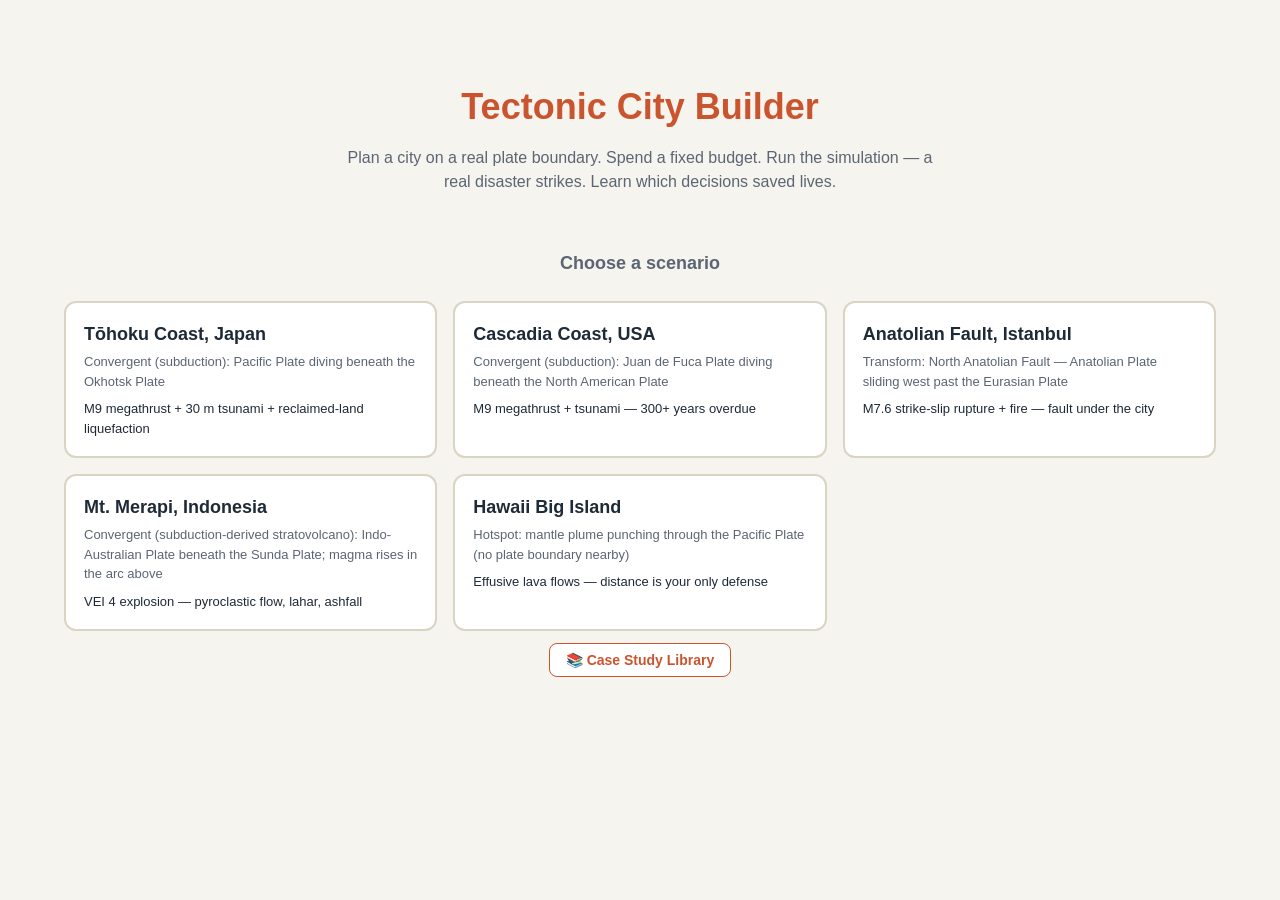
<file: v2/index.html>
<!DOCTYPE html>
<html lang="en">
<head>
  <meta charset="UTF-8">
  <meta name="viewport" content="width=device-width, initial-scale=1.0">
  <title>Tectonic City Builder v2 — Earth & Environmental Science</title>
  <link rel="stylesheet" href="styles.css">
</head>
<body>

<!-- ═══════════════════════════════════════════════ -->
<!-- SCREEN 1: TITLE / SCENARIO PICKER              -->
<!-- ═══════════════════════════════════════════════ -->
<div id="screen-title" class="screen active">
  <div class="title-hero">
    <h1>Tectonic City Builder</h1>
    <p>Plan a city on a real plate boundary. Spend a fixed budget. Run the simulation — a real disaster strikes. Learn which decisions saved lives.</p>
  </div>
  <h2 style="text-align:center; font-size: 18px; color: var(--muted); margin-bottom: 12px;">Choose a scenario</h2>
  <div class="scenario-grid" id="scenario-picker">
    <!-- populated by game.js -->
  </div>
  <div class="title-actions">
    <button class="btn-library" id="open-library">📚 Case Study Library</button>
  </div>
</div>

<!-- ═══════════════════════════════════════════════ -->
<!-- SCREEN 6: CASE STUDY LIBRARY (Phase D)        -->
<!-- ═══════════════════════════════════════════════ -->
<div id="screen-library" class="screen">
  <div class="screen-header">
    <h1>Case Study Library</h1>
    <p>Nine real-world events catalogued. Each entry includes what happened, what engineering or its absence mattered, primary sources, and the NGSS standards it most strongly supports. Click any card to expand.</p>
  </div>
  <div class="cs-grid" id="cs-library-grid"><!-- populated by game.js --></div>
  <div class="library-back">
    <button class="btn btn-secondary" id="library-back">← Back to title</button>
  </div>
</div>

<!-- ═══════════════════════════════════════════════ -->
<!-- SCREEN 2: BRIEFING                             -->
<!-- ═══════════════════════════════════════════════ -->
<div id="screen-briefing" class="screen">
  <div class="briefing" id="briefing-content">
    <!-- populated by game.js -->
  </div>
</div>

<!-- ═══════════════════════════════════════════════ -->
<!-- SCREEN 3: BUILD                                -->
<!-- ═══════════════════════════════════════════════ -->
<div id="screen-build" class="screen">
  <div class="build-layout">
    <div class="build-main">
      <div class="build-header">
        <h2 id="build-title">Build your city</h2>
        <div class="scenario-sub" id="build-subtitle">—</div>
      </div>
      <div id="disaster-banner-inline" class="disaster-banner-inline">⚠️ DISASTER INCOMING ⚠️</div>
      <div class="grid-wrap">
        <div class="grid" id="grid"></div>
      </div>
    </div>
    <div class="build-side">
      <div class="budget-card">
        <div class="budget-label">Budget remaining</div>
        <div class="budget-value" id="budget-value">$0</div>
      </div>
      <div class="palette">
        <h3>Buildings</h3>
        <div class="palette-list" id="palette-buildings"></div>
      </div>
      <div class="palette">
        <h3>Engineering Tech</h3>
        <p style="font-size:11px;color:var(--muted);margin-bottom:6px;">Click a tile with a building first, then a tech to install it.</p>
        <div class="palette-list" id="palette-tech"></div>
      </div>
      <div class="palette-info" id="palette-info">Select a building or tech, then click a tile to place.</div>
      <button class="run-button" id="run-button">▶ Run Simulation</button>
      <button class="btn btn-secondary" id="back-to-picker" style="margin-top: 8px;">← Back to scenarios</button>
    </div>
  </div>
</div>

<!-- ═══════════════════════════════════════════════ -->
<!-- SCREEN 4: DISASTER BANNER                      -->
<!-- ═══════════════════════════════════════════════ -->
<div id="screen-disaster" class="screen">
  <div class="disaster-banner" id="disaster-banner">⚠️ DISASTER INCOMING ⚠️</div>
</div>

<!-- ═══════════════════════════════════════════════ -->
<!-- SCREEN 5: DEBRIEF                              -->
<!-- ═══════════════════════════════════════════════ -->
<div id="screen-debrief" class="screen">
  <div class="debrief" id="debrief-content">
    <!-- populated by game.js -->
  </div>
</div>

<!-- Hover popover for tech demos (Phase B) -->
<div id="tech-demo-popover" class="tech-demo-popover" aria-hidden="true"></div>

<!-- Scripts: data first, sprites, game logic last -->
<script src="scenarios.js"></script>
<script src="tech.js"></script>
<script src="case-studies.js"></script>
<script src="sprites.js"></script>
<script src="game.js"></script>

</body>
</html>
</file>
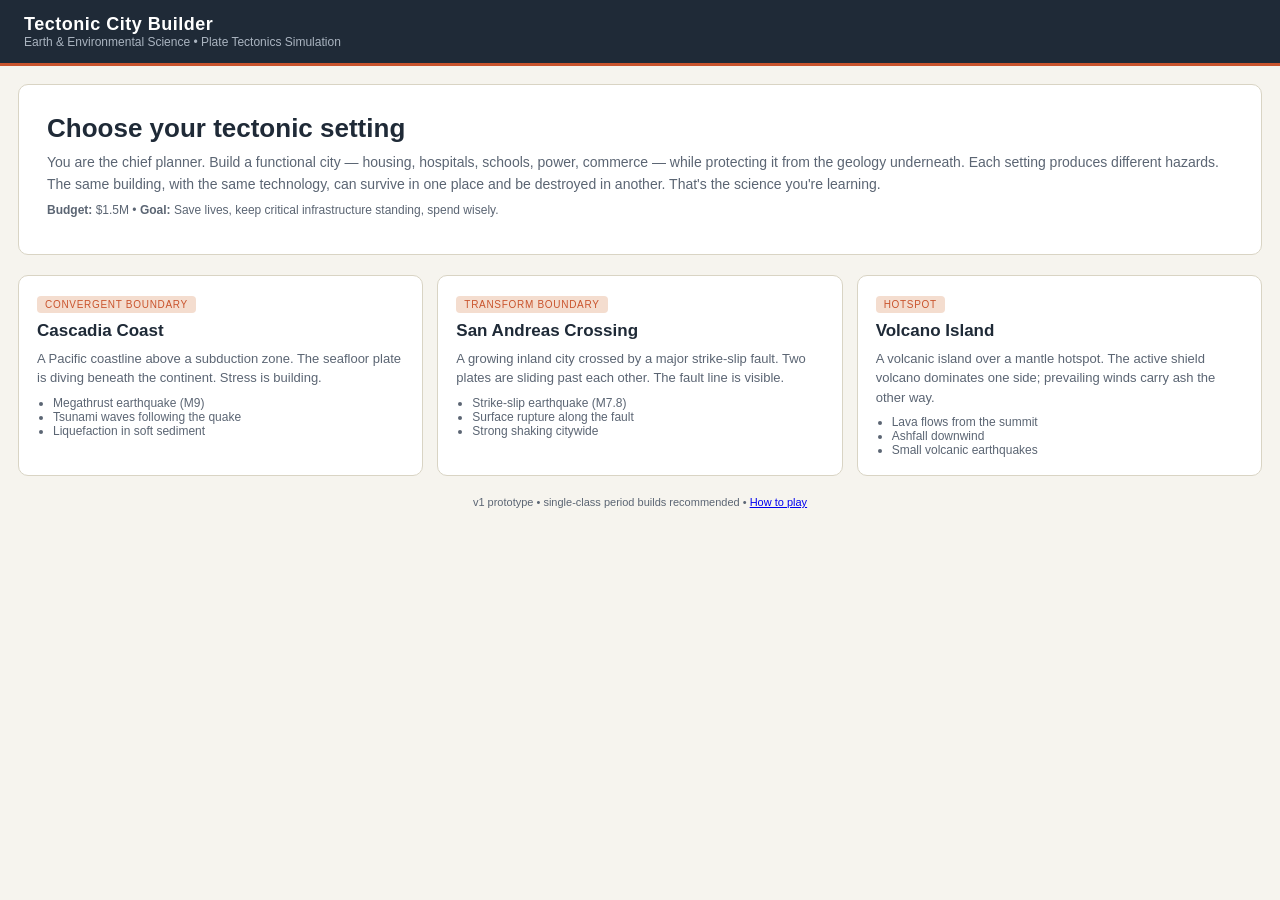
<file: tectonic-city-builder.html>
<!DOCTYPE html>
<html lang="en">
<head>
<meta charset="UTF-8" />
<meta name="viewport" content="width=device-width, initial-scale=1.0" />
<title>Tectonic City Builder — Earth & Environmental Science</title>
<style>
  :root {
    --bg: #f6f4ee;
    --ink: #1f2a37;
    --muted: #5b6573;
    --card: #ffffff;
    --line: #d9d4c4;
    --accent: #c9542d;
    --accent-soft: #f4ddcf;
    --ok: #2e7d4f;
    --warn: #c9882d;
    --bad: #b3261e;
    --tile: #e9e4d3;
    --tile-bedrock: #d6cdb0;
    --tile-fill: #ddd0a0;
    --tile-coast: #c6dbe2;
    --tile-ocean: #6f9bb0;
    --tile-fault: #b3826b;
    --tile-lava-hi: #d97a4b;
    --tile-lava-med: #e5b08c;
    --tile-ash: #b9b09d;
    --tile-volcano: #5b3a2b;
  }
  * { box-sizing: border-box; }
  html, body { margin: 0; padding: 0; }
  body {
    font-family: 'Segoe UI', -apple-system, BlinkMacSystemFont, 'Helvetica Neue', Arial, sans-serif;
    background: var(--bg);
    color: var(--ink);
    min-height: 100vh;
  }
  header.app-header {
    padding: 14px 24px;
    background: #1f2a37;
    color: #fff;
    display: flex;
    align-items: center;
    justify-content: space-between;
    border-bottom: 3px solid var(--accent);
  }
  header.app-header h1 {
    margin: 0;
    font-size: 18px;
    letter-spacing: 0.5px;
    font-weight: 600;
  }
  header.app-header .subtitle { font-size: 12px; color: #aab4c0; }
  main { max-width: 1280px; margin: 0 auto; padding: 18px; }

  /* Screens */
  .screen { display: none; }
  .screen.active { display: block; }

  /* Title screen */
  .title-hero {
    background: var(--card);
    border: 1px solid var(--line);
    border-radius: 10px;
    padding: 28px;
    margin-bottom: 20px;
  }
  .title-hero h2 { margin: 0 0 8px 0; font-size: 26px; }
  .title-hero p { margin: 6px 0; color: var(--muted); font-size: 14px; line-height: 1.55; }
  .scenario-grid {
    display: grid;
    grid-template-columns: repeat(3, 1fr);
    gap: 14px;
  }
  .scenario-card {
    background: var(--card);
    border: 1px solid var(--line);
    border-radius: 10px;
    padding: 18px;
    cursor: pointer;
    transition: transform 0.15s, border-color 0.15s, box-shadow 0.15s;
  }
  .scenario-card:hover {
    transform: translateY(-2px);
    border-color: var(--accent);
    box-shadow: 0 6px 18px rgba(31, 42, 55, 0.08);
  }
  .scenario-card h3 { margin: 0 0 6px 0; font-size: 17px; }
  .scenario-card .tag {
    display: inline-block;
    font-size: 10px;
    text-transform: uppercase;
    letter-spacing: 0.7px;
    background: var(--accent-soft);
    color: var(--accent);
    padding: 3px 8px;
    border-radius: 4px;
    margin-bottom: 8px;
  }
  .scenario-card p { font-size: 13px; color: var(--muted); line-height: 1.5; margin: 8px 0; }
  .scenario-card ul { font-size: 12px; color: var(--muted); padding-left: 16px; margin: 6px 0 0 0; }

  /* Briefing */
  .briefing {
    background: var(--card);
    border: 1px solid var(--line);
    border-radius: 10px;
    padding: 22px;
    margin-bottom: 16px;
  }
  .briefing h2 { margin: 0 0 4px 0; }
  .briefing .geology-note {
    background: #fbf7ec;
    border-left: 3px solid var(--accent);
    padding: 10px 14px;
    margin: 12px 0;
    font-size: 13px;
    line-height: 1.55;
  }
  .briefing .hazards {
    display: grid;
    grid-template-columns: repeat(3, 1fr);
    gap: 10px;
    margin-top: 14px;
  }
  .hazard-chip {
    background: #fbf2ec;
    border: 1px solid var(--accent-soft);
    border-radius: 6px;
    padding: 8px 10px;
    font-size: 12px;
  }
  .hazard-chip strong { color: var(--accent); display: block; margin-bottom: 2px; }

  /* Build screen layout */
  .build-layout {
    display: grid;
    grid-template-columns: 260px 1fr 280px;
    gap: 14px;
  }
  .panel {
    background: var(--card);
    border: 1px solid var(--line);
    border-radius: 10px;
    padding: 14px;
  }
  .panel h3 {
    margin: 0 0 10px 0;
    font-size: 13px;
    text-transform: uppercase;
    letter-spacing: 0.6px;
    color: var(--muted);
    border-bottom: 1px solid var(--line);
    padding-bottom: 6px;
  }
  .palette-item {
    display: flex;
    align-items: center;
    gap: 10px;
    padding: 8px 10px;
    border: 1px solid var(--line);
    border-radius: 6px;
    margin-bottom: 6px;
    cursor: pointer;
    background: #fdfcf6;
    transition: all 0.1s;
  }
  .palette-item:hover { border-color: var(--accent); }
  .palette-item.selected {
    background: var(--accent-soft);
    border-color: var(--accent);
  }
  .palette-item.disabled {
    opacity: 0.4;
    cursor: not-allowed;
  }
  .palette-item .icon { font-size: 22px; line-height: 1; }
  .palette-item .meta { flex: 1; }
  .palette-item .name { font-weight: 600; font-size: 13px; }
  .palette-item .desc { font-size: 11px; color: var(--muted); }
  .palette-item .cost { font-size: 11px; color: var(--accent); font-weight: 600; }

  /* HUD */
  .hud {
    display: flex;
    justify-content: space-between;
    align-items: center;
    background: var(--card);
    border: 1px solid var(--line);
    border-radius: 10px;
    padding: 10px 16px;
    margin-bottom: 12px;
  }
  .hud-stat { font-size: 13px; }
  .hud-stat strong { display: block; font-size: 18px; color: var(--ink); }
  .hud-stat .label { font-size: 10px; text-transform: uppercase; letter-spacing: 0.5px; color: var(--muted); }
  .hud-actions { display: flex; gap: 8px; }
  button {
    cursor: pointer;
    border: none;
    border-radius: 6px;
    padding: 10px 16px;
    font-size: 13px;
    font-weight: 600;
    font-family: inherit;
  }
  button.primary {
    background: var(--accent);
    color: white;
  }
  button.primary:hover { background: #a3441f; }
  button.primary:disabled { background: #bbb; cursor: not-allowed; }
  button.secondary {
    background: #e9e4d3;
    color: var(--ink);
  }
  button.secondary:hover { background: #ddd6bf; }
  button.ghost {
    background: transparent;
    color: var(--muted);
    text-decoration: underline;
  }

  /* Grid */
  .grid-wrap {
    background: var(--card);
    border: 1px solid var(--line);
    border-radius: 10px;
    padding: 14px;
  }
  .grid-canvas {
    display: grid;
    gap: 2px;
    background: var(--line);
    border-radius: 6px;
    overflow: hidden;
    aspect-ratio: 8 / 6;
    user-select: none;
  }
  .tile {
    background: var(--tile);
    display: flex;
    flex-direction: column;
    align-items: center;
    justify-content: center;
    position: relative;
    cursor: pointer;
    transition: filter 0.1s;
    font-size: 24px;
    line-height: 1;
  }
  .tile:hover { filter: brightness(1.05); }
  .tile[data-zone="ocean"] { background: var(--tile-ocean); cursor: not-allowed; }
  .tile[data-zone="coastal"] { background: var(--tile-coast); }
  .tile[data-zone="fill"] { background: var(--tile-fill); }
  .tile[data-zone="bedrock"] { background: var(--tile-bedrock); }
  .tile[data-zone="fault"] { background: var(--tile-fault); }
  .tile[data-zone="lava-high"] { background: var(--tile-lava-hi); }
  .tile[data-zone="lava-med"] { background: var(--tile-lava-med); }
  .tile[data-zone="ash"] { background: var(--tile-ash); }
  .tile[data-zone="volcano"] { background: var(--tile-volcano); cursor: not-allowed; color: white; }
  .tile.selected { outline: 3px solid var(--accent); outline-offset: -3px; z-index: 2; }
  .tile .building-icon { font-size: 26px; }
  .tile .tech-dot {
    position: absolute;
    bottom: 2px;
    left: 2px;
    display: flex;
    gap: 1px;
  }
  .tile .tech-dot span {
    width: 6px;
    height: 6px;
    background: var(--ink);
    border-radius: 50%;
    display: inline-block;
  }
  .tile .zone-label {
    position: absolute;
    top: 2px;
    left: 3px;
    font-size: 8px;
    color: rgba(31,42,55,0.6);
    text-transform: uppercase;
    letter-spacing: 0.3px;
    pointer-events: none;
  }
  .tile[data-zone="ocean"] .zone-label,
  .tile[data-zone="volcano"] .zone-label { color: rgba(255,255,255,0.85); }

  /* Legend */
  .legend {
    display: flex;
    flex-wrap: wrap;
    gap: 8px;
    margin-top: 10px;
    font-size: 11px;
    color: var(--muted);
  }
  .legend .legend-item {
    display: flex;
    align-items: center;
    gap: 4px;
  }
  .legend .swatch {
    width: 14px;
    height: 14px;
    border-radius: 3px;
    border: 1px solid rgba(0,0,0,0.1);
  }

  /* Tile inspector */
  .inspector {
    margin-top: 12px;
    padding: 10px;
    border: 1px dashed var(--line);
    border-radius: 6px;
    background: #fbf9f1;
    min-height: 60px;
  }
  .inspector h4 { margin: 0 0 6px 0; font-size: 13px; }
  .inspector .hazard-bars { font-size: 11px; }
  .inspector .hazard-bar {
    display: grid;
    grid-template-columns: 90px 1fr 30px;
    align-items: center;
    gap: 6px;
    margin: 3px 0;
  }
  .inspector .hazard-bar .bar {
    height: 8px;
    background: #e9e4d3;
    border-radius: 4px;
    overflow: hidden;
  }
  .inspector .hazard-bar .bar > div {
    height: 100%;
    background: var(--accent);
  }
  .inspector .tech-list {
    margin-top: 6px;
    font-size: 11px;
    color: var(--muted);
  }
  .inspector .tech-list span {
    display: inline-block;
    background: var(--accent-soft);
    color: var(--accent);
    padding: 2px 6px;
    border-radius: 3px;
    margin: 2px 2px 0 0;
    font-size: 10px;
  }
  .inspector .remove-btn {
    margin-top: 8px;
    font-size: 11px;
    background: #fbe3e1;
    color: var(--bad);
    padding: 4px 8px;
    border-radius: 4px;
    cursor: pointer;
    display: inline-block;
  }

  /* Debrief */
  .debrief-grid {
    display: grid;
    grid-template-columns: 1fr 1fr;
    gap: 16px;
  }
  .score-big {
    font-size: 84px;
    font-weight: 700;
    color: var(--accent);
    line-height: 1;
    margin: 10px 0;
  }
  .score-meta {
    font-size: 14px;
    color: var(--muted);
  }
  .breakdown {
    margin-top: 16px;
  }
  .breakdown-row {
    display: grid;
    grid-template-columns: 1fr 80px;
    padding: 6px 0;
    border-bottom: 1px dashed var(--line);
    font-size: 13px;
  }
  .building-survival-list {
    max-height: 320px;
    overflow-y: auto;
  }
  .survival-row {
    display: grid;
    grid-template-columns: 40px 1fr 90px;
    padding: 8px 4px;
    border-bottom: 1px solid var(--line);
    font-size: 12px;
    align-items: center;
  }
  .survival-row .status {
    text-align: right;
    font-weight: 600;
  }
  .status-intact { color: var(--ok); }
  .status-damaged { color: var(--warn); }
  .status-destroyed { color: var(--bad); }
  .lesson-panel {
    background: #fbf7ec;
    border-left: 3px solid var(--accent);
    padding: 14px 16px;
    margin-top: 16px;
    border-radius: 4px;
    font-size: 13px;
    line-height: 1.55;
  }
  .lesson-panel h4 { margin: 0 0 6px 0; color: var(--accent); }

  /* Disaster overlay */
  .disaster-overlay {
    position: fixed;
    inset: 0;
    background: rgba(0,0,0,0.7);
    color: white;
    display: none;
    align-items: center;
    justify-content: center;
    z-index: 100;
    font-size: 32px;
    font-weight: 700;
    letter-spacing: 1px;
    text-align: center;
  }
  .disaster-overlay.active { display: flex; }
  .disaster-overlay .shake { animation: shake 0.12s infinite; }
  @keyframes shake {
    0% { transform: translate(0, 0); }
    25% { transform: translate(-3px, 2px); }
    50% { transform: translate(2px, -2px); }
    75% { transform: translate(-2px, 3px); }
    100% { transform: translate(0, 0); }
  }

  .footer-row { text-align: center; margin-top: 20px; font-size: 11px; color: var(--muted); }

  @media (max-width: 980px) {
    .build-layout { grid-template-columns: 1fr; }
    .scenario-grid { grid-template-columns: 1fr; }
    .debrief-grid { grid-template-columns: 1fr; }
  }
</style>
</head>
<body>

<header class="app-header">
  <div>
    <h1>Tectonic City Builder</h1>
    <div class="subtitle">Earth &amp; Environmental Science • Plate Tectonics Simulation</div>
  </div>
  <div id="header-scenario" style="font-size: 12px; color: #aab4c0;"></div>
</header>

<main>

<!-- ===== SCREEN: TITLE ===== -->
<section id="screen-title" class="screen active">
  <div class="title-hero">
    <h2>Choose your tectonic setting</h2>
    <p>You are the chief planner. Build a functional city — housing, hospitals, schools, power, commerce — while protecting it from the geology underneath. Each setting produces different hazards. The same building, with the same technology, can survive in one place and be destroyed in another. That's the science you're learning.</p>
    <p style="font-size: 12px;"><strong>Budget:</strong> $1.5M • <strong>Goal:</strong> Save lives, keep critical infrastructure standing, spend wisely.</p>
  </div>
  <div class="scenario-grid">
    <div class="scenario-card" onclick="startScenario('cascadia')">
      <span class="tag">Convergent Boundary</span>
      <h3>Cascadia Coast</h3>
      <p>A Pacific coastline above a subduction zone. The seafloor plate is diving beneath the continent. Stress is building.</p>
      <ul>
        <li>Megathrust earthquake (M9)</li>
        <li>Tsunami waves following the quake</li>
        <li>Liquefaction in soft sediment</li>
      </ul>
    </div>
    <div class="scenario-card" onclick="startScenario('sanandreas')">
      <span class="tag">Transform Boundary</span>
      <h3>San Andreas Crossing</h3>
      <p>A growing inland city crossed by a major strike-slip fault. Two plates are sliding past each other. The fault line is visible.</p>
      <ul>
        <li>Strike-slip earthquake (M7.8)</li>
        <li>Surface rupture along the fault</li>
        <li>Strong shaking citywide</li>
      </ul>
    </div>
    <div class="scenario-card" onclick="startScenario('volcano')">
      <span class="tag">Hotspot</span>
      <h3>Volcano Island</h3>
      <p>A volcanic island over a mantle hotspot. The active shield volcano dominates one side; prevailing winds carry ash the other way.</p>
      <ul>
        <li>Lava flows from the summit</li>
        <li>Ashfall downwind</li>
        <li>Small volcanic earthquakes</li>
      </ul>
    </div>
  </div>
  <div class="footer-row">v1 prototype • single-class period builds recommended • <a href="#" onclick="event.preventDefault(); showHowTo();">How to play</a></div>
</section>

<!-- ===== SCREEN: BRIEFING ===== -->
<section id="screen-briefing" class="screen">
  <div class="briefing">
    <h2 id="briefing-title"></h2>
    <p id="briefing-intro" class="score-meta"></p>
    <div id="briefing-geology" class="geology-note"></div>
    <div class="hazards" id="briefing-hazards"></div>
    <div style="margin-top: 18px; display: flex; gap: 8px;">
      <button class="primary" onclick="goToBuild()">Start Building →</button>
      <button class="ghost" onclick="goToTitle()">← Back to scenario picker</button>
    </div>
  </div>
</section>

<!-- ===== SCREEN: BUILD ===== -->
<section id="screen-build" class="screen">
  <div class="hud">
    <div class="hud-stat"><span class="label">Budget Remaining</span><strong id="hud-budget">$1,500,000</strong></div>
    <div class="hud-stat"><span class="label">Buildings Placed</span><strong id="hud-buildings">0</strong></div>
    <div class="hud-stat"><span class="label">Population Housed</span><strong id="hud-population">0</strong></div>
    <div class="hud-stat"><span class="label">Critical Infrastructure</span><strong id="hud-critical">0/3</strong></div>
    <div class="hud-actions">
      <button class="secondary" onclick="resetBuild()">Reset</button>
      <button class="primary" id="btn-run" onclick="runSimulation()">Run Simulation →</button>
    </div>
  </div>

  <div class="build-layout">
    <!-- Left: Building palette -->
    <div class="panel">
      <h3>Buildings</h3>
      <div id="building-palette"></div>
      <h3 style="margin-top: 16px;">Tech Upgrades</h3>
      <div style="font-size: 11px; color: var(--muted); margin-bottom: 8px;">Click a placed building to select it, then add tech.</div>
      <div id="tech-palette"></div>
      <h3 style="margin-top: 16px;">City Systems</h3>
      <div id="city-systems"></div>
    </div>

    <!-- Center: Grid -->
    <div class="grid-wrap">
      <div id="grid-canvas" class="grid-canvas"></div>
      <div class="legend" id="legend"></div>
      <div style="margin-top: 10px; font-size: 11px; color: var(--muted);">
        <strong>Goal:</strong> place at least <span id="goal-text">1 hospital, 1 school, 1 power plant, and housing</span>. Then run the simulation.
      </div>
      <div class="inspector" id="inspector">
        <em style="font-size: 12px; color: var(--muted);">Hover a tile to preview its hazards. Click a placed building to inspect and add tech.</em>
      </div>
    </div>

    <!-- Right: Reference panel -->
    <div class="panel">
      <h3>Scenario Reference</h3>
      <div id="ref-summary" style="font-size: 12px; line-height: 1.55; color: var(--ink);"></div>
      <h3 style="margin-top: 14px;">Hazard Glossary</h3>
      <div id="hazard-glossary" style="font-size: 11px; line-height: 1.55; color: var(--muted);"></div>
    </div>
  </div>
</section>

<!-- ===== SCREEN: DEBRIEF ===== -->
<section id="screen-debrief" class="screen">
  <div class="hud">
    <div class="hud-stat"><span class="label">Final Score</span><strong id="final-score-small">—</strong></div>
    <div class="hud-stat"><span class="label">Grade</span><strong id="final-grade-small">—</strong></div>
    <div class="hud-stat"><span class="label">People Saved</span><strong id="final-people">—</strong></div>
    <div class="hud-stat"><span class="label">Buildings Intact</span><strong id="final-buildings">—</strong></div>
    <div class="hud-actions">
      <button class="secondary" onclick="goToTitle()">Try Another Scenario</button>
      <button class="primary" onclick="rebuildSameScenario()">Rebuild This City</button>
    </div>
  </div>

  <div class="debrief-grid">
    <div class="panel">
      <h3>Score Breakdown</h3>
      <div style="text-align:center;">
        <div class="score-big" id="big-score">—</div>
        <div class="score-meta" id="big-grade">—</div>
      </div>
      <div class="breakdown" id="breakdown"></div>
      <div class="lesson-panel" id="lesson-panel"></div>
    </div>
    <div class="panel">
      <h3>What Happened To Each Building</h3>
      <div class="building-survival-list" id="survival-list"></div>
    </div>
  </div>
</section>

</main>

<div class="disaster-overlay" id="disaster-overlay">
  <div class="shake" id="disaster-text">⚠️</div>
</div>

<script>
/* =====================================================
   GAME DATA
===================================================== */

const BUILDINGS = {
  housing:    { name: "Housing",    icon: "🏠", cost: 50000,  pop: 100, critical: 1, desc: "Population homes" },
  hospital:   { name: "Hospital",   icon: "🏥", cost: 200000, pop: 30,  critical: 3, desc: "Critical — saves lives during recovery" },
  school:     { name: "School",     icon: "🏫", cost: 150000, pop: 200, critical: 2, desc: "Critical — kids inside during day" },
  power:      { name: "Power Plant",icon: "⚡", cost: 300000, pop: 0,   critical: 2, desc: "Critical — city needs power" },
  commercial: { name: "Commercial", icon: "🏪", cost: 80000,  pop: 20,  critical: 1, desc: "Shops & offices" }
};

const TECH = {
  base_isolation: {
    name: "Base Isolation",
    cost: 100000,
    desc: "Rubber+steel bearings decouple building from ground shaking",
    protects: { shaking: 50, liquefaction: 20 }
  },
  shear_walls: {
    name: "Shear Walls",
    cost: 40000,
    desc: "Reinforced concrete walls resist lateral forces",
    protects: { shaking: 25 }
  },
  tsunami_wall: {
    name: "Tsunami Wall",
    cost: 80000,
    desc: "Seawall+elevated platform; only useful in tsunami zones",
    protects: { tsunami: 80 }
  },
  liquefaction_foundation: {
    name: "Deep Foundation",
    cost: 70000,
    desc: "Piles driven to bedrock; resists soil liquefaction",
    protects: { liquefaction: 60 }
  },
  lava_berm: {
    name: "Lava Diversion Berm",
    cost: 60000,
    desc: "Earthen walls redirect slow lava flows around the building",
    protects: { lava_flow: 70 }
  },
  ash_roof: {
    name: "Ash-Resistant Roof",
    cost: 30000,
    desc: "Steep, reinforced roof sheds volcanic ash",
    protects: { ash_fall: 60 }
  }
};

const CITY_SYSTEMS = {
  early_warning: {
    name: "Early Warning System",
    cost: 150000,
    desc: "City-wide sensors + alerts → people evacuate before impact. Reduces casualties 30%, does not save structures."
  }
};

const SCENARIOS = {
  cascadia: {
    name: "Cascadia Coast",
    boundary: "Convergent (Subduction)",
    intro: "You're planning a coastal city above a subduction zone. The Juan de Fuca-style plate is grinding under the continent. The last megathrust here was over 300 years ago — stress has been building ever since.",
    geology: "Subduction zones produce the largest earthquakes on Earth (M9+) AND tsunamis, because the seafloor itself snaps upward when stress releases. Soft coastal sediment also liquefies under prolonged shaking — solid ground becomes quicksand.",
    hazards_summary: [
      { title: "Megathrust earthquake", desc: "City-wide shaking, M9 magnitude, lasts 3-5 minutes" },
      { title: "Tsunami", desc: "30m+ waves reach coast within 15-30 min of quake" },
      { title: "Liquefaction", desc: "Sediment-filled tiles turn to slurry; foundations sink or tilt" }
    ],
    zoning: function() {
      // 8 cols x 6 rows. Col 0 = ocean. Col 1 = coast (tsunami high). Col 2-3 = fill (liquefaction). Col 4-7 = bedrock.
      const z = [];
      for (let r = 0; r < 6; r++) {
        for (let c = 0; c < 8; c++) {
          let zone, hazards;
          if (c === 0) {
            zone = "ocean";
            hazards = { shaking: 0, tsunami: 0, liquefaction: 0 };
          } else if (c === 1) {
            zone = "coastal";
            hazards = { shaking: 80, tsunami: 95, liquefaction: 50 };
          } else if (c === 2 || c === 3) {
            zone = "fill";
            hazards = { shaking: 75, tsunami: c === 2 ? 40 : 10, liquefaction: 85 };
          } else {
            zone = "bedrock";
            hazards = { shaking: 60, tsunami: 0, liquefaction: 10 };
          }
          z.push({ row: r, col: c, zone, hazards });
        }
      }
      return z;
    },
    legend: [
      { swatch: "var(--tile-ocean)", label: "Ocean (can't build)" },
      { swatch: "var(--tile-coast)", label: "Coastal — tsunami high" },
      { swatch: "var(--tile-fill)",  label: "Sediment fill — liquefaction high" },
      { swatch: "var(--tile-bedrock)", label: "Bedrock — safest ground" }
    ],
    reference: "<strong>The science:</strong> Subduction zones produce megathrusts. The quake is bad, but the tsunami that follows can be worse. Tiles closer to the ocean are tsunami-vulnerable. Tiles built on soft sediment liquefy. Bedrock tiles still shake, but solid ground is your friend.",
    tech_relevant: ["base_isolation","shear_walls","tsunami_wall","liquefaction_foundation","early_warning"]
  },

  sanandreas: {
    name: "San Andreas Crossing",
    boundary: "Transform (Strike-Slip)",
    intro: "An inland city is growing right across a major transform fault. Two plates are sliding past each other horizontally. The fault line is mapped — you can see where the ground will tear.",
    geology: "Transform faults like the San Andreas don't make tsunamis (no vertical seafloor movement). They make strong shaking AND surface rupture: the ground physically tears along the fault, displacing several meters horizontally. No building technology can survive sitting directly on a rupturing fault.",
    hazards_summary: [
      { title: "Strike-slip earthquake", desc: "M7.8, intense lateral shaking across the city" },
      { title: "Surface rupture", desc: "Fault tiles displace 3-5 meters horizontally — buildings tear apart" },
      { title: "No tsunami", desc: "This boundary doesn't lift seafloor — coastal flooding is not a risk" }
    ],
    zoning: function() {
      // Fault line zigzags from top-left to bottom-right
      const faultTiles = new Set(["0-1","1-2","2-3","2-4","3-4","4-5","5-6"]);
      const z = [];
      for (let r = 0; r < 6; r++) {
        for (let c = 0; c < 8; c++) {
          let zone, hazards;
          const key = r + "-" + c;
          if (faultTiles.has(key)) {
            zone = "fault";
            hazards = { shaking: 85, surface_rupture: 100 };
          } else {
            // Distance from fault affects shaking modestly
            zone = "bedrock";
            hazards = { shaking: 70, surface_rupture: 0 };
          }
          z.push({ row: r, col: c, zone, hazards });
        }
      }
      return z;
    },
    legend: [
      { swatch: "var(--tile-fault)", label: "Fault line — surface will rupture here" },
      { swatch: "var(--tile-bedrock)", label: "Off-fault land" }
    ],
    reference: "<strong>The science:</strong> Strike-slip faults rip the ground apart along the fault trace. Nothing built directly on the fault survives. Off-fault, the whole city shakes hard — your only defense is seismic engineering (base isolation, shear walls). Tsunami walls are useless here.",
    tech_relevant: ["base_isolation","shear_walls","early_warning"]
  },

  volcano: {
    name: "Volcano Island",
    boundary: "Hotspot (Intraplate)",
    intro: "A volcanic island sits over a mantle hotspot. The shield volcano in the northeast is active — slow-moving basaltic lava builds the island. Prevailing winds carry ash toward the southwest.",
    geology: "Hotspots aren't at plate boundaries — they're stationary mantle plumes. The Hawaiian shield volcanoes produce relatively gentle eruptions of fluid lava that flow downhill rather than explode. The hazard is more about WHERE you build than WHAT you build with.",
    hazards_summary: [
      { title: "Lava flow", desc: "Basaltic lava flows downhill from the summit; reaches some tiles" },
      { title: "Ashfall", desc: "Winds carry ash southwest; weight collapses roofs over time" },
      { title: "Volcanic earthquakes", desc: "Small (M3-5) tremors as magma moves" }
    ],
    zoning: function() {
      // Volcano in top-right corner (rows 0-1, cols 6-7)
      const z = [];
      for (let r = 0; r < 6; r++) {
        for (let c = 0; c < 8; c++) {
          let zone, hazards;
          const distFromVolcano = Math.max(Math.abs(r - 0.5), Math.abs(c - 6.5));
          if (distFromVolcano <= 0.5) {
            zone = "volcano";
            hazards = { lava_flow: 0, ash_fall: 0, shaking: 0 };
          } else if (distFromVolcano <= 2) {
            zone = "lava-high";
            hazards = { lava_flow: 90, ash_fall: 30, shaking: 35 };
          } else if (distFromVolcano <= 3.5) {
            zone = "lava-med";
            hazards = { lava_flow: 50, ash_fall: 50, shaking: 25 };
          } else {
            zone = "ash";
            hazards = { lava_flow: 5, ash_fall: 70, shaking: 20 };
          }
          z.push({ row: r, col: c, zone, hazards });
        }
      }
      return z;
    },
    legend: [
      { swatch: "var(--tile-volcano)", label: "Volcano (can't build)" },
      { swatch: "var(--tile-lava-hi)", label: "Lava flow zone — high risk" },
      { swatch: "var(--tile-lava-med)", label: "Lava + ashfall mixed" },
      { swatch: "var(--tile-ash)", label: "Downwind — ashfall zone" }
    ],
    reference: "<strong>The science:</strong> At hotspot volcanoes the smart move is distance, not just technology. Tiles near the summit get lava — berms can deflect slow flows but not stop everything. Downwind tiles get ash that collapses ordinary roofs over weeks. Earthquakes here are minor.",
    tech_relevant: ["lava_berm","ash_roof","shear_walls","early_warning"]
  }
};

const HAZARD_GLOSSARY = {
  shaking: "Ground motion from seismic waves. Affects all buildings unless designed to absorb/decouple shaking.",
  tsunami: "Ocean wave from seafloor displacement. Inland buildings are safe; coastal buildings need walls or elevation.",
  liquefaction: "Loose, water-saturated sediment loses strength during shaking and behaves like liquid. Foundations sink/tilt.",
  surface_rupture: "Ground physically tears along a fault. Nothing built directly on the fault survives.",
  lava_flow: "Molten rock flowing downhill. Slow but unstoppable for buildings in its path; berms can redirect.",
  ash_fall: "Volcanic ash accumulates on roofs. Heavy enough to collapse unreinforced roofs over time."
};

/* =====================================================
   STATE
===================================================== */

const state = {
  scenario: null,        // key
  tiles: [],             // [{row, col, zone, hazards}]
  buildings: {},         // "row-col" -> { type, tech: Set, cost }
  budget: 1500000,
  selectedBuilding: null, // building type from palette
  selectedTile: null,     // "row-col" if a placed building is selected
  systems: new Set()      // city-wide
};

const STARTING_BUDGET = 1500000;

/* =====================================================
   NAVIGATION
===================================================== */

function showScreen(id) {
  document.querySelectorAll(".screen").forEach(s => s.classList.remove("active"));
  document.getElementById(id).classList.add("active");
  window.scrollTo(0, 0);
}

function startScenario(key) {
  state.scenario = key;
  const scen = SCENARIOS[key];
  document.getElementById("briefing-title").textContent = scen.name;
  document.getElementById("briefing-intro").textContent = scen.intro;
  document.getElementById("briefing-geology").innerHTML = "<strong>The geology:</strong> " + scen.geology;
  const hazWrap = document.getElementById("briefing-hazards");
  hazWrap.innerHTML = scen.hazards_summary.map(h =>
    `<div class="hazard-chip"><strong>${h.title}</strong>${h.desc}</div>`
  ).join("");
  showScreen("screen-briefing");
}

function goToTitle() {
  document.getElementById("header-scenario").textContent = "";
  showScreen("screen-title");
}

function goToBuild() {
  initBuildScreen();
  showScreen("screen-build");
}

function rebuildSameScenario() {
  initBuildScreen();
  showScreen("screen-build");
}

/* =====================================================
   BUILD SCREEN
===================================================== */

function initBuildScreen() {
  const scen = SCENARIOS[state.scenario];
  state.tiles = scen.zoning();
  state.buildings = {};
  state.budget = STARTING_BUDGET;
  state.selectedBuilding = null;
  state.selectedTile = null;
  state.systems = new Set();

  document.getElementById("header-scenario").textContent = scen.name + " • " + scen.boundary;

  renderBuildingPalette();
  renderTechPalette();
  renderCitySystems();
  renderGrid();
  renderLegend();
  renderReference();
  renderHazardGlossary();
  updateHUD();
  updateInspector(null);
}

function renderBuildingPalette() {
  const wrap = document.getElementById("building-palette");
  wrap.innerHTML = Object.keys(BUILDINGS).map(key => {
    const b = BUILDINGS[key];
    return `<div class="palette-item" data-building="${key}" onclick="selectBuilding('${key}')">
      <span class="icon">${b.icon}</span>
      <div class="meta">
        <div class="name">${b.name}</div>
        <div class="desc">${b.desc}</div>
        <div class="cost">$${(b.cost/1000).toFixed(0)}K</div>
      </div>
    </div>`;
  }).join("");
}

function renderTechPalette() {
  const scen = SCENARIOS[state.scenario];
  const wrap = document.getElementById("tech-palette");
  const relevant = scen.tech_relevant;
  wrap.innerHTML = Object.keys(TECH).filter(k => k !== "early_warning").map(key => {
    const t = TECH[key];
    const isRelevant = relevant.includes(key);
    return `<div class="palette-item ${isRelevant ? '' : 'disabled'}" data-tech="${key}" onclick="addTech('${key}')" title="${isRelevant ? '' : 'Not useful in this scenario'}">
      <span class="icon">🛠</span>
      <div class="meta">
        <div class="name">${t.name}</div>
        <div class="desc">${t.desc}</div>
        <div class="cost">+$${(t.cost/1000).toFixed(0)}K</div>
      </div>
    </div>`;
  }).join("");
}

function renderCitySystems() {
  const wrap = document.getElementById("city-systems");
  wrap.innerHTML = Object.keys(CITY_SYSTEMS).map(key => {
    const s = CITY_SYSTEMS[key];
    const owned = state.systems.has(key);
    return `<div class="palette-item ${owned ? 'selected' : ''}" onclick="toggleSystem('${key}')">
      <span class="icon">📡</span>
      <div class="meta">
        <div class="name">${s.name}${owned ? ' ✓' : ''}</div>
        <div class="desc">${s.desc}</div>
        <div class="cost">$${(s.cost/1000).toFixed(0)}K</div>
      </div>
    </div>`;
  }).join("");
}

function renderGrid() {
  const grid = document.getElementById("grid-canvas");
  grid.style.gridTemplateColumns = "repeat(8, 1fr)";
  grid.style.gridTemplateRows = "repeat(6, 1fr)";
  grid.innerHTML = state.tiles.map(t => {
    const key = t.row + "-" + t.col;
    const b = state.buildings[key];
    const isSelected = state.selectedTile === key;
    const buildingIcon = b ? BUILDINGS[b.type].icon : "";
    const techDots = b ? Array.from(b.tech).map(()=>'<span></span>').join('') : "";
    return `<div class="tile ${isSelected ? 'selected' : ''}" data-zone="${t.zone}" data-key="${key}"
              onmouseover="hoverTile('${key}')" onclick="clickTile('${key}')">
      <span class="zone-label">${shortZoneLabel(t.zone)}</span>
      ${buildingIcon ? `<span class="building-icon">${buildingIcon}</span>` : ""}
      ${techDots ? `<span class="tech-dot">${techDots}</span>` : ""}
    </div>`;
  }).join("");
}

function shortZoneLabel(zone) {
  return ({
    "ocean": "Ocean",
    "coastal": "Coast",
    "fill": "Fill",
    "bedrock": "Bedrock",
    "fault": "Fault",
    "lava-high": "Lava Hi",
    "lava-med": "Lava/Ash",
    "ash": "Ash",
    "volcano": "Volcano"
  })[zone] || "";
}

function renderLegend() {
  const scen = SCENARIOS[state.scenario];
  const wrap = document.getElementById("legend");
  wrap.innerHTML = scen.legend.map(l =>
    `<div class="legend-item"><span class="swatch" style="background:${l.swatch}"></span>${l.label}</div>`
  ).join("");
}

function renderReference() {
  document.getElementById("ref-summary").innerHTML = SCENARIOS[state.scenario].reference;
}

function renderHazardGlossary() {
  const scen = SCENARIOS[state.scenario];
  // Collect hazards that actually appear in this scenario
  const present = new Set();
  state.tiles.forEach(t => Object.keys(t.hazards).forEach(h => { if (t.hazards[h] > 0) present.add(h); }));
  const wrap = document.getElementById("hazard-glossary");
  wrap.innerHTML = Array.from(present).map(h =>
    `<div style="margin-bottom:6px;"><strong>${h.replace("_"," ")}</strong>: ${HAZARD_GLOSSARY[h]}</div>`
  ).join("");
}

function selectBuilding(key) {
  state.selectedBuilding = key;
  state.selectedTile = null;
  document.querySelectorAll('#building-palette .palette-item').forEach(el => {
    el.classList.toggle('selected', el.dataset.building === key);
  });
  renderGrid();
  updateInspector(null);
}

function clickTile(key) {
  const tile = state.tiles.find(t => (t.row+"-"+t.col) === key);
  if (!tile) return;

  // Blocked zones
  if (tile.zone === "ocean" || tile.zone === "volcano") return;

  const existing = state.buildings[key];

  if (existing) {
    // select for inspection / tech upgrade
    state.selectedTile = key;
    state.selectedBuilding = null;
    document.querySelectorAll('#building-palette .palette-item').forEach(el => el.classList.remove('selected'));
    renderGrid();
    updateInspector(key);
    return;
  }

  // Place new building if one is selected in palette
  if (!state.selectedBuilding) {
    updateInspector(null, "Pick a building from the left panel, then click a tile to place it.");
    return;
  }
  const b = BUILDINGS[state.selectedBuilding];
  if (state.budget < b.cost) {
    updateInspector(null, "Not enough budget for " + b.name + ".");
    return;
  }
  state.buildings[key] = { type: state.selectedBuilding, tech: new Set(), cost: b.cost };
  state.budget -= b.cost;
  state.selectedTile = key;
  updateHUD();
  renderGrid();
  updateInspector(key);
}

function hoverTile(key) {
  if (state.selectedTile) return; // don't change inspector while inspecting a placed building
  const t = state.tiles.find(t => (t.row+"-"+t.col) === key);
  if (!t) return;
  renderHazardPreview(t, null);
}

function addTech(techKey) {
  if (!state.selectedTile) {
    updateInspector(null, "Select a placed building first.");
    return;
  }
  const scen = SCENARIOS[state.scenario];
  if (!scen.tech_relevant.includes(techKey)) {
    updateInspector(state.selectedTile, "That tech doesn't help in this scenario.");
    return;
  }
  const b = state.buildings[state.selectedTile];
  if (b.tech.has(techKey)) {
    updateInspector(state.selectedTile, "Already installed.");
    return;
  }
  const cost = TECH[techKey].cost;
  if (state.budget < cost) {
    updateInspector(state.selectedTile, "Not enough budget for " + TECH[techKey].name);
    return;
  }
  b.tech.add(techKey);
  b.cost += cost;
  state.budget -= cost;
  updateHUD();
  renderGrid();
  updateInspector(state.selectedTile);
}

function removeBuilding() {
  if (!state.selectedTile) return;
  const b = state.buildings[state.selectedTile];
  if (!b) return;
  state.budget += b.cost; // refund
  delete state.buildings[state.selectedTile];
  state.selectedTile = null;
  updateHUD();
  renderGrid();
  updateInspector(null);
}

function toggleSystem(key) {
  const cost = CITY_SYSTEMS[key].cost;
  if (state.systems.has(key)) {
    state.systems.delete(key);
    state.budget += cost;
  } else {
    if (state.budget < cost) {
      alert("Not enough budget for " + CITY_SYSTEMS[key].name);
      return;
    }
    state.systems.add(key);
    state.budget -= cost;
  }
  renderCitySystems();
  updateHUD();
}

function updateHUD() {
  document.getElementById("hud-budget").textContent = "$" + state.budget.toLocaleString();
  document.getElementById("hud-budget").style.color = state.budget < 50000 ? "var(--bad)" : "var(--ink)";
  const placed = Object.values(state.buildings);
  document.getElementById("hud-buildings").textContent = placed.length;
  const pop = placed.reduce((sum, b) => sum + BUILDINGS[b.type].pop, 0);
  document.getElementById("hud-population").textContent = pop.toLocaleString();
  const criticals = placed.filter(b => ["hospital","school","power"].includes(b.type)).map(b => b.type);
  const unique = new Set(criticals);
  document.getElementById("hud-critical").textContent = unique.size + "/3";
  document.getElementById("hud-critical").style.color = unique.size === 3 ? "var(--ok)" : "var(--warn)";

  // Disable run button until goals met
  const hasHousing = placed.some(b => b.type === "housing");
  const ready = hasHousing && unique.size >= 3;
  document.getElementById("btn-run").disabled = !ready;
}

function updateInspector(key, message) {
  const inspector = document.getElementById("inspector");
  if (message) {
    inspector.innerHTML = `<div style="font-size:12px; color: var(--bad);">${message}</div>`;
    return;
  }
  if (!key) {
    inspector.innerHTML = `<em style="font-size: 12px; color: var(--muted);">Hover a tile to preview its hazards. Click a placed building to inspect and add tech.</em>`;
    return;
  }
  const tile = state.tiles.find(t => (t.row+"-"+t.col) === key);
  const b = state.buildings[key];
  renderHazardPreview(tile, b);
}

function renderHazardPreview(tile, building) {
  const inspector = document.getElementById("inspector");
  const hazards = tile.hazards;
  const bars = Object.keys(hazards).filter(k => hazards[k] > 0).map(k =>
    `<div class="hazard-bar"><span>${k.replace("_"," ")}</span><div class="bar"><div style="width:${hazards[k]}%"></div></div><span>${hazards[k]}</span></div>`
  ).join("");
  let html = `<h4>Tile (row ${tile.row}, col ${tile.col}) • ${tile.zone}</h4>
              <div class="hazard-bars">${bars || '<em>No hazards on this tile.</em>'}</div>`;
  if (building) {
    const b = BUILDINGS[building.type];
    const techList = Array.from(building.tech).map(t => `<span>${TECH[t].name}</span>`).join("") || "<em style='color:var(--muted);'>no tech installed</em>";
    html += `<div style="margin-top:10px;font-size:12px;"><strong>${b.icon} ${b.name}</strong> — pop ${b.pop}, cost $${(building.cost/1000).toFixed(0)}K</div>
             <div class="tech-list">${techList}</div>
             <div class="remove-btn" onclick="removeBuilding()">× Remove building (refund cost)</div>`;
  }
  inspector.innerHTML = html;
}

function resetBuild() {
  if (!confirm("Reset all placements? Budget will be restored.")) return;
  initBuildScreen();
}

/* =====================================================
   SIMULATION
===================================================== */

function runSimulation() {
  const scen = SCENARIOS[state.scenario];
  // Show disaster overlay briefly
  const overlay = document.getElementById("disaster-overlay");
  const text = document.getElementById("disaster-text");
  text.textContent = disasterText(state.scenario);
  overlay.classList.add("active");
  setTimeout(() => {
    overlay.classList.remove("active");
    computeAndShowDebrief();
  }, 2200);
}

function disasterText(scen) {
  return ({
    cascadia: "⚠️ M9.0 MEGATHRUST + TSUNAMI INCOMING ⚠️",
    sanandreas: "⚠️ M7.8 STRIKE-SLIP RUPTURE ⚠️",
    volcano: "⚠️ ERUPTION — LAVA + ASHFALL ⚠️"
  })[scen];
}

function computeBuildingOutcome(building, tile) {
  // Total protection per hazard, summing all tech
  const protection = {};
  building.tech.forEach(tk => {
    const p = TECH[tk].protects || {};
    Object.keys(p).forEach(h => {
      protection[h] = (protection[h] || 0) + p[h];
    });
  });
  // Basic shaking baseline (building codes) — only counts off-fault
  if (tile.zone !== "fault") {
    protection.shaking = (protection.shaking || 0) + 30;
  }
  // Damage per hazard
  let totalDamage = 0;
  const damageBreakdown = {};
  Object.keys(tile.hazards).forEach(h => {
    const exposure = tile.hazards[h];
    const def = protection[h] || 0;
    const dmg = Math.max(0, exposure - def);
    damageBreakdown[h] = dmg;
    totalDamage += dmg;
  });
  // Surface rupture is a one-shot kill
  if ((tile.hazards.surface_rupture || 0) > 0) {
    totalDamage = Math.max(totalDamage, 150);
  }
  // Classify
  let status, casualtyMult;
  if (totalDamage < 30) { status = "intact"; casualtyMult = 0; }
  else if (totalDamage < 60) { status = "damaged"; casualtyMult = 0.3; }
  else if (totalDamage < 100) { status = "heavily damaged"; casualtyMult = 0.6; }
  else { status = "destroyed"; casualtyMult = 1.0; }
  // Early warning reduces casualties by 30%
  if (state.systems.has("early_warning")) casualtyMult *= 0.7;

  return { status, totalDamage, damageBreakdown, casualtyMult, protection };
}

function computeAndShowDebrief() {
  const placed = Object.entries(state.buildings).map(([key, b]) => {
    const [r, c] = key.split("-").map(Number);
    const tile = state.tiles.find(t => t.row === r && t.col === c);
    const outcome = computeBuildingOutcome(b, tile);
    return { key, building: b, tile, outcome };
  });

  // Population stats
  let popTotal = 0, popSaved = 0;
  let criticalTotal = 0, criticalIntact = 0;
  let critWeight = { hospital: 3, school: 2, power: 2 };

  placed.forEach(p => {
    const bDef = BUILDINGS[p.building.type];
    popTotal += bDef.pop;
    popSaved += Math.round(bDef.pop * (1 - p.outcome.casualtyMult));
    if (critWeight[p.building.type]) {
      const w = critWeight[p.building.type];
      criticalTotal += w;
      // Critical "intact" credit scales with damage: intact full, damaged half, heavy quarter, destroyed zero
      if (p.outcome.status === "intact") criticalIntact += w;
      else if (p.outcome.status === "damaged") criticalIntact += w * 0.5;
      else if (p.outcome.status === "heavily damaged") criticalIntact += w * 0.25;
    }
  });

  const popScore = popTotal > 0 ? (popSaved / popTotal) * 50 : 0;
  const critScore = criticalTotal > 0 ? (criticalIntact / criticalTotal) * 30 : 0;
  // Cost efficiency: 0% bonus if 0 unused, up to 20pts if up to 30% unused
  const unusedPct = state.budget / STARTING_BUDGET;
  const costScore = Math.min(unusedPct, 0.30) * (20 / 0.30);

  const total = Math.round(popScore + critScore + costScore);
  const grade =
    total >= 85 ? "A" :
    total >= 70 ? "B" :
    total >= 55 ? "C" :
    total >= 40 ? "D" : "F";

  // Render
  document.getElementById("big-score").textContent = total;
  document.getElementById("big-grade").textContent = "Grade: " + grade;
  document.getElementById("final-score-small").textContent = total;
  document.getElementById("final-grade-small").textContent = grade;
  document.getElementById("final-people").textContent = popSaved.toLocaleString() + "/" + popTotal.toLocaleString();
  document.getElementById("final-buildings").textContent =
    placed.filter(p => p.outcome.status === "intact").length + "/" + placed.length;

  document.getElementById("breakdown").innerHTML = `
    <div class="breakdown-row"><span>Population saved (max 50)</span><span>${popScore.toFixed(1)}</span></div>
    <div class="breakdown-row"><span>Critical infrastructure (max 30)</span><span>${critScore.toFixed(1)}</span></div>
    <div class="breakdown-row"><span>Cost efficiency (max 20)</span><span>${costScore.toFixed(1)}</span></div>
    <div class="breakdown-row"><strong>Total</strong><strong>${total}</strong></div>
  `;

  // Survival list
  document.getElementById("survival-list").innerHTML = placed.map(p => {
    const bDef = BUILDINGS[p.building.type];
    const statusClass = p.outcome.status === "intact" ? "status-intact" :
                       p.outcome.status === "destroyed" ? "status-destroyed" : "status-damaged";
    const techList = Array.from(p.building.tech).map(t => TECH[t].name).join(", ") || "none";
    return `<div class="survival-row">
      <span style="font-size:20px;">${bDef.icon}</span>
      <span>
        <strong>${bDef.name}</strong> at (${p.tile.row},${p.tile.col}) • <em>${p.tile.zone}</em><br>
        <span style="color:var(--muted); font-size:11px;">Tech: ${techList}</span>
      </span>
      <span class="status ${statusClass}">${p.outcome.status.toUpperCase()}</span>
    </div>`;
  }).join("") || "<em>No buildings placed.</em>";

  // Lesson panel
  document.getElementById("lesson-panel").innerHTML = generateLesson(placed, total, grade);

  showScreen("screen-debrief");
}

function generateLesson(placed, total, grade) {
  const scen = SCENARIOS[state.scenario];
  const insights = [];

  // Scenario-specific feedback
  if (state.scenario === "cascadia") {
    const coastalBuildings = placed.filter(p => p.tile.zone === "coastal");
    const coastalProtected = coastalBuildings.filter(p => p.building.tech.has("tsunami_wall"));
    if (coastalBuildings.length > 0 && coastalProtected.length < coastalBuildings.length) {
      insights.push("You placed buildings in the coastal zone without tsunami walls. In a subduction megathrust, the quake is followed by the tsunami within minutes — base isolation prevents earthquake damage but can't stop water. Coastal buildings need tsunami walls OR they need to be moved inland to bedrock.");
    }
    const fillBuildings = placed.filter(p => p.tile.zone === "fill");
    const fillProtected = fillBuildings.filter(p => p.building.tech.has("liquefaction_foundation"));
    if (fillBuildings.length > 0 && fillProtected.length < fillBuildings.length) {
      insights.push("Buildings on sediment fill need deep-foundation pilings driven to bedrock. Without them, soft saturated sediment liquefies during shaking — the building tilts or sinks regardless of its earthquake bracing.");
    }
    if (coastalBuildings.length === 0 && fillBuildings.length === 0) {
      insights.push("Smart move: you avoided the coastal and sediment-fill zones entirely. Real Pacific Northwest planners are actively trying to do this for new critical infrastructure (hospitals, schools, fire stations).");
    }
  }
  if (state.scenario === "sanandreas") {
    const onFault = placed.filter(p => p.tile.zone === "fault");
    if (onFault.length > 0) {
      insights.push(`You placed ${onFault.length} building(s) directly on the fault line. No engineering technology can survive surface rupture — when two plates slide past each other along a transform fault, the ground physically tears apart by several meters. This is why real fault-zoning laws in California prohibit building on the trace of an active fault.`);
    } else {
      insights.push("Good call: you kept buildings off the fault trace. That's the single most important decision in transform-fault city planning. Now the remaining question is shaking resistance — base isolation and shear walls do real work against M7+ ground motion.");
    }
    const noShakingProtection = placed.filter(p => !p.building.tech.has("base_isolation") && !p.building.tech.has("shear_walls"));
    if (noShakingProtection.length > 0) {
      insights.push(`${noShakingProtection.length} building(s) had no shaking protection at all. In a strike-slip M7.8, the whole city shakes hard — even off-fault buildings need at least shear walls.`);
    }
  }
  if (state.scenario === "volcano") {
    const highRisk = placed.filter(p => p.tile.zone === "lava-high");
    if (highRisk.length > 0) {
      const withBerm = highRisk.filter(p => p.building.tech.has("lava_berm"));
      if (withBerm.length < highRisk.length) {
        insights.push("Buildings in the lava-flow zone need diversion berms — earthen walls that redirect slow basaltic lava around the building. Even then, distance matters more than technology in volcanic settings.");
      }
    }
    const downwind = placed.filter(p => p.tile.zone === "ash" || p.tile.zone === "lava-med");
    const ashUnprotected = downwind.filter(p => !p.building.tech.has("ash_roof"));
    if (ashUnprotected.length > 0) {
      insights.push("Downwind buildings need ash-resistant roofs. Wet volcanic ash gets heavy fast — ordinary flat or weak roofs collapse under the weight within days of an eruption.");
    }
    if (placed.every(p => p.tile.zone === "ash" || p.tile.zone === "lava-med")) {
      insights.push("You kept the city downwind/downhill but at distance — that's the playbook real hotspot communities follow. Hawaii's main population centers are deliberately on the older, quieter side of each island.");
    }
  }

  // Score-level summary
  let header;
  if (grade === "A") header = "Excellent — your decisions matched the geology.";
  else if (grade === "B") header = "Solid planning with a few gaps to address.";
  else if (grade === "C") header = "Mixed results — the science is uneven across your city.";
  else header = "The geology beat the city this time — here's what to fix.";

  return `<h4>${header}</h4>${insights.map(i => `<p style="margin:6px 0;">${i}</p>`).join("")}
          <p style="margin-top:10px;font-size:12px;color:var(--muted);"><strong>Boundary type:</strong> ${scen.boundary} — different boundaries produce fundamentally different hazards. That's why the same building works in one scenario and fails in another.</p>`;
}

function showHowTo() {
  alert("HOW TO PLAY:\n\n1. Pick a tectonic scenario.\n2. Read the briefing — note what hazards will hit.\n3. Place buildings on the grid (click a building type, then click a tile).\n4. Click any placed building to select it, then add tech upgrades.\n5. You must place at least: housing, 1 hospital, 1 school, 1 power plant.\n6. Click 'Run Simulation' to trigger the disaster and see how your city held up.\n7. Read the debrief — it explains what the science says about your choices.");
}

</script>
</body>
</html>
</file>
<file: v2/styles.css>
/* Tectonic City Builder v2 — palette + layout */

:root {
  --bg: #f6f4ee;
  --ink: #1f2a37;
  --muted: #5b6573;
  --card: #ffffff;
  --line: #d9d4c4;
  --accent: #c9542d;
  --accent-soft: #f4ddcf;
  --ok: #2e7d4f;
  --warn: #c9882d;
  --bad: #b3261e;

  /* Tile zone colors */
  --tile: #e9e4d3;
  --tile-bedrock: #d6cdb0;
  --tile-fill: #ddd0a0;
  --tile-reclaimed: #c8b87a;          /* NEW: reclaimed land, deeper than fill */
  --tile-coast: #c6dbe2;
  --tile-ocean: #6f9bb0;
  --tile-fault: #b3826b;
  --tile-urban: #e5dcc6;              /* NEW: dense urban, lighter than bedrock */
  --tile-urban-near: #d9c6a5;         /* NEW: near-fault urban */
  --tile-lava-hi: #d97a4b;
  --tile-lava-med: #e5b08c;
  --tile-ash: #b9b09d;
  --tile-volcano: #5b3a2b;
  --tile-pyroclastic: #8b3a2b;        /* NEW: lethal pyroclastic zone */
  --tile-lahar: #8c7a52;              /* NEW: lahar mudflow valley */
}

* { box-sizing: border-box; margin: 0; padding: 0; }

body {
  font-family: -apple-system, BlinkMacSystemFont, "Segoe UI", Roboto, sans-serif;
  background: var(--bg);
  color: var(--ink);
  line-height: 1.5;
  min-height: 100vh;
}

/* ───── Screen system ───── */
.screen { display: none; padding: 24px; max-width: 1200px; margin: 0 auto; }
.screen.active { display: block; }

/* ───── Title screen ───── */
.title-hero { text-align: center; padding: 56px 24px 32px; }
.title-hero h1 { font-size: 36px; color: var(--accent); margin-bottom: 12px; }
.title-hero p { color: var(--muted); max-width: 600px; margin: 0 auto 24px; font-size: 16px; }
.scenario-grid {
  display: grid;
  grid-template-columns: repeat(auto-fit, minmax(280px, 1fr));
  gap: 16px;
  margin-top: 24px;
}
.scenario-card {
  background: var(--card);
  border: 2px solid var(--line);
  border-radius: 12px;
  padding: 18px;
  cursor: pointer;
  transition: border-color 0.15s, transform 0.1s, box-shadow 0.15s;
}
.scenario-card:hover {
  border-color: var(--accent);
  transform: translateY(-2px);
  box-shadow: 0 4px 16px rgba(201, 84, 45, 0.12);
}
.scenario-card h3 { font-size: 18px; color: var(--ink); margin-bottom: 4px; }
.scenario-card .scenario-meta { font-size: 13px; color: var(--muted); margin-bottom: 8px; }
.scenario-card .scenario-hazards { font-size: 13px; color: var(--ink); }

/* ───── Briefing screen ───── */
.briefing { background: var(--card); border-radius: 12px; padding: 24px; border: 1px solid var(--line); }
.briefing h2 { font-size: 26px; color: var(--accent); margin-bottom: 6px; }
.briefing .briefing-meta { color: var(--muted); margin-bottom: 16px; font-size: 14px; }
.briefing h3 { font-size: 16px; margin-top: 20px; margin-bottom: 8px; }
.briefing p { margin-bottom: 10px; }
.briefing .hazards-list { display: flex; flex-wrap: wrap; gap: 10px; margin: 8px 0 16px; }
.briefing .hazard-chip {
  background: var(--accent-soft);
  color: var(--ink);
  padding: 6px 12px;
  border-radius: 16px;
  font-size: 13px;
  font-weight: 600;
}
.briefing .legend { display: flex; flex-wrap: wrap; gap: 12px; margin: 12px 0; font-size: 13px; }
.briefing .legend-item { display: inline-flex; align-items: center; gap: 6px; }
.briefing .legend-swatch { width: 16px; height: 16px; border-radius: 3px; border: 1px solid var(--line); }
.briefing .tech-list { display: flex; flex-wrap: wrap; gap: 8px; margin-top: 8px; }
.briefing .tech-chip { background: var(--bg); border: 1px solid var(--line); padding: 4px 10px; border-radius: 12px; font-size: 13px; }
.briefing .ngss-footer { margin-top: 24px; padding-top: 16px; border-top: 1px solid var(--line); font-size: 12px; color: var(--muted); }
.briefing .ngss-footer strong { color: var(--ink); }
.briefing-actions { margin-top: 20px; display: flex; gap: 12px; }

/* ───── Build screen ───── */
.build-layout {
  display: grid;
  grid-template-columns: 1fr 280px;
  gap: 20px;
}
.build-main { background: var(--card); border-radius: 12px; padding: 16px; border: 1px solid var(--line); }
.build-header { display: flex; justify-content: space-between; align-items: baseline; margin-bottom: 12px; }
.build-header h2 { font-size: 20px; color: var(--accent); }
.build-header .scenario-sub { font-size: 13px; color: var(--muted); }

/* Grid */
.grid-wrap { display: flex; justify-content: center; padding: 12px 0; }
.grid {
  display: grid;
  grid-template-columns: repeat(8, 64px);
  grid-template-rows: repeat(6, 64px);
  gap: 2px;
  background: var(--line);
  padding: 2px;
  border-radius: 6px;
}
.tile {
  background: var(--tile-bedrock);
  border: 1px solid transparent;
  cursor: pointer;
  position: relative;
  display: flex;
  flex-direction: column;
  align-items: center;
  justify-content: center;
  font-size: 22px;
  user-select: none;
  transition: transform 0.05s;
}
.tile:hover { border-color: var(--accent); transform: scale(1.04); z-index: 2; }
.tile.zone-ocean { background: var(--tile-ocean); cursor: not-allowed; }
.tile.zone-coastal { background: var(--tile-coast); }
.tile.zone-fill { background: var(--tile-fill); }
.tile.zone-reclaimed_land { background: var(--tile-reclaimed); }
.tile.zone-bedrock { background: var(--tile-bedrock); }
.tile.zone-fault { background: var(--tile-fault); }
.tile.zone-urban { background: var(--tile-urban); }
.tile.zone-urban-near { background: var(--tile-urban-near); }
.tile.zone-volcano { background: var(--tile-volcano); cursor: not-allowed; }
.tile.zone-pyroclastic_zone { background: var(--tile-pyroclastic); }
.tile.zone-lahar_valley { background: var(--tile-lahar); }
.tile.zone-ashfall_plume { background: var(--tile-ash); }
.tile.zone-lava_path { background: var(--tile-lava-hi); }
.tile.zone-lava_adjacent { background: var(--tile-lava-med); }
.tile.unbuildable { cursor: not-allowed; }
.tile .tile-tech {
  position: absolute;
  top: 1px;
  right: 2px;
  font-size: 11px;
  background: rgba(255, 255, 255, 0.85);
  padding: 1px 4px;
  border-radius: 3px;
  line-height: 1;
}

/* Sidebar */
.build-side { display: flex; flex-direction: column; gap: 14px; }
.budget-card {
  background: var(--card);
  border: 1px solid var(--line);
  border-radius: 10px;
  padding: 14px;
}
.budget-card .budget-label { font-size: 12px; color: var(--muted); }
.budget-card .budget-value { font-size: 26px; font-weight: 700; color: var(--ok); }
.budget-card .budget-value.low { color: var(--warn); }
.budget-card .budget-value.empty { color: var(--bad); }
.palette {
  background: var(--card);
  border: 1px solid var(--line);
  border-radius: 10px;
  padding: 14px;
}
.palette h3 { font-size: 13px; text-transform: uppercase; letter-spacing: 0.5px; color: var(--muted); margin-bottom: 8px; }
.palette-list { display: flex; flex-direction: column; gap: 6px; }
.palette-item {
  display: flex;
  align-items: center;
  gap: 8px;
  background: var(--bg);
  border: 1.5px solid var(--line);
  border-radius: 6px;
  padding: 8px 10px;
  cursor: pointer;
  font-size: 13px;
  transition: border-color 0.1s;
}
.palette-item:hover { border-color: var(--accent); }
.palette-item.selected { border-color: var(--accent); background: var(--accent-soft); }
.palette-item .palette-icon { font-size: 18px; }
.palette-item .palette-cost { margin-left: auto; color: var(--muted); font-size: 12px; }
.palette-item.unaffordable { opacity: 0.5; cursor: not-allowed; }
.palette-info { font-size: 12px; color: var(--muted); margin-top: 6px; min-height: 32px; }

.run-button {
  background: var(--accent);
  color: white;
  border: none;
  padding: 14px 24px;
  border-radius: 10px;
  font-size: 16px;
  font-weight: 700;
  cursor: pointer;
  width: 100%;
  margin-top: auto;
}
.run-button:hover { background: #a8421f; }
.run-button:disabled { background: var(--muted); cursor: not-allowed; }

/* ───── Disaster banner (between Build and Debrief) ───── */
.disaster-banner {
  background: var(--bad);
  color: white;
  text-align: center;
  padding: 32px 24px;
  font-size: 26px;
  font-weight: 700;
  letter-spacing: 1px;
  border-radius: 12px;
  margin: 100px auto;
  max-width: 600px;
}

/* ───── Debrief screen ───── */
.debrief { background: var(--card); border-radius: 12px; padding: 24px; border: 1px solid var(--line); }
.debrief h2 { font-size: 26px; color: var(--accent); margin-bottom: 4px; }
.debrief .debrief-meta { color: var(--muted); margin-bottom: 20px; font-size: 14px; }
.scoreboard { display: grid; grid-template-columns: repeat(auto-fit, minmax(140px, 1fr)); gap: 12px; margin: 16px 0; }
.scoreboard .score-card {
  background: var(--bg);
  border: 1px solid var(--line);
  border-radius: 10px;
  padding: 14px;
}
.scoreboard .score-label { font-size: 12px; color: var(--muted); text-transform: uppercase; letter-spacing: 0.5px; }
.scoreboard .score-value { font-size: 24px; font-weight: 700; color: var(--ink); margin-top: 4px; }
.scoreboard .score-value.ok { color: var(--ok); }
.scoreboard .score-value.warn { color: var(--warn); }
.scoreboard .score-value.bad { color: var(--bad); }
.grade-banner {
  display: inline-block;
  padding: 10px 24px;
  border-radius: 8px;
  font-size: 22px;
  font-weight: 800;
  margin: 8px 0;
  color: white;
}
.grade-banner.grade-A { background: var(--ok); }
.grade-banner.grade-B { background: #4a8a3b; }
.grade-banner.grade-C { background: var(--warn); }
.grade-banner.grade-D { background: #c46b2d; }
.grade-banner.grade-F { background: var(--bad); }
.debrief-section { margin-top: 20px; padding-top: 16px; border-top: 1px solid var(--line); }
.debrief-section h3 { font-size: 16px; margin-bottom: 8px; }
.outcome-list { font-size: 14px; }
.outcome-list .outcome-row {
  display: flex;
  justify-content: space-between;
  padding: 6px 0;
  border-bottom: 1px dashed var(--line);
}
.outcome-list .outcome-row:last-child { border-bottom: none; }
.outcome-list .outcome-detail { color: var(--muted); font-size: 13px; }

.debrief-actions { margin-top: 24px; display: flex; gap: 12px; flex-wrap: wrap; }

/* ───── Buttons ───── */
.btn {
  display: inline-block;
  padding: 10px 18px;
  border-radius: 8px;
  border: none;
  font-size: 14px;
  font-weight: 600;
  cursor: pointer;
  text-decoration: none;
}
.btn-primary { background: var(--accent); color: white; }
.btn-primary:hover { background: #a8421f; }
.btn-secondary { background: var(--bg); color: var(--ink); border: 1.5px solid var(--line); }
.btn-secondary:hover { border-color: var(--accent); }

/* ───── SVG tile sprites (Phase B) ───── */
.tile { font-size: 0; /* hide leftover emoji baseline */ }
.tile-sprite {
  display: block;
  width: 100%;
  height: 100%;
  pointer-events: none;
}

/* Building piece fills */
.sprite-building .iso-front  { fill: var(--front-color, #d8c298); stroke: var(--ink); stroke-width: 0.5; }
.sprite-building .iso-side   { fill: var(--side-color, #b9a378); stroke: var(--ink); stroke-width: 0.5; }
.sprite-building .iso-door   { fill: #5a4530; }
.sprite-building .iso-window { fill: #7ba3b0; }
.sprite-building .iso-trim   { fill: #6b5a3e; }
.sprite-building .iso-trim-line { stroke: var(--ink); stroke-width: 0.6; fill: none; }
.sprite-building .iso-arch   { fill: #6b5a3e; }
.sprite-building .iso-cross  { fill: #c92d2d; }
.sprite-building .iso-tower  { fill: var(--front-color, #d8c298); stroke: var(--ink); stroke-width: 0.5; }
.sprite-building .iso-tower-roof { fill: var(--accent); }
.sprite-building .iso-stack       { fill: #6e6e6e; stroke: var(--ink); stroke-width: 0.4; }
.sprite-building .iso-stack-rim   { fill: #4a4a4a; }
.sprite-building .iso-awning      { fill: var(--accent); stroke: var(--ink); stroke-width: 0.5; }

/* Per-building color overrides via CSS variables */
.sprite-housing  { --front-color: #d8c298; --side-color: #b9a378; }
.sprite-hospital { --front-color: #f3ecd8; --side-color: #d8d0b8; }
.sprite-school   { --front-color: #e8d075; --side-color: #c8b055; }
.sprite-power    { --front-color: #b4ada0; --side-color: #94928a; }
.sprite-market   { --front-color: #c8b87a; --side-color: #a89858; }

/* Default flat roof */
.iso-roof { fill: #8b7355; stroke: var(--ink); stroke-width: 0.5; }
/* Steep pitched roof (when ash_roof installed) */
.iso-roof-steep polygon { fill: #6b5a3e; stroke: var(--ink); stroke-width: 0.5; }

/* Tech overlay fills */
.overlay-base-isolation path { fill: none; stroke: var(--accent); stroke-width: 1.5; stroke-linecap: round; }
.overlay-shear-walls   line  { stroke: rgba(31, 42, 55, 0.55); stroke-width: 1.2; }
.overlay-tsunami-wall  rect  { fill: #9b9080; stroke: var(--ink); stroke-width: 0.5; }
.overlay-tsunami-wall  line  { stroke: #5a4530; stroke-width: 0.4; }
.overlay-deep-foundation line { stroke: #4a3a25; stroke-width: 1.2; }
.overlay-lava-berm polygon { fill: #8b5a3a; stroke: var(--ink); stroke-width: 0.5; }
.overlay-lahar-diversion polygon { fill: #4a3a28; stroke: var(--ink); stroke-width: 0.3; }
.overlay-lahar-diversion .lahar-water { fill: #6b5a3e; stroke: none; }
.overlay-pyroclastic-shelter rect    { fill: #8a8278; stroke: var(--ink); stroke-width: 0.4; }
.overlay-pyroclastic-shelter polygon { fill: #6b6058; stroke: var(--ink); stroke-width: 0.4; }
.overlay-pyroclastic-shelter .bunker-door { fill: #2a2a2a; stroke: none; }

/* ───── City-wide badge (early warning) ───── */
.citywide-badge {
  position: absolute;
  top: 8px;
  right: 8px;
  background: var(--accent);
  color: white;
  padding: 4px 10px;
  border-radius: 12px;
  font-size: 11px;
  font-weight: 700;
  letter-spacing: 0.4px;
  text-transform: uppercase;
  pointer-events: none;
  z-index: 3;
}
.build-main { position: relative; }

/* ───── Tech demo popover ───── */
.tech-demo-popover {
  position: fixed;
  display: none;
  background: var(--card);
  border: 1.5px solid var(--accent);
  border-radius: 8px;
  padding: 6px;
  box-shadow: 0 8px 24px rgba(0, 0, 0, 0.18);
  z-index: 1000;
  width: 200px;
  pointer-events: none;
}
.tech-demo-popover.visible { display: block; }
.tech-demo-popover .demo-svg { width: 100%; height: auto; }
.tech-demo-popover .demo-label {
  font-family: sans-serif;
  font-size: 4px;
  fill: var(--muted);
}
.tech-demo-popover .demo-building       { fill: #d8c298; stroke: var(--ink); stroke-width: 0.6; }
.tech-demo-popover .demo-window         { fill: #7ba3b0; }
.tech-demo-popover .demo-door           { fill: #5a4530; }
.tech-demo-popover .demo-ground         { fill: #b9a378; }
.tech-demo-popover .demo-ground-line    { stroke: var(--ink); stroke-width: 0.5; }
.tech-demo-popover .demo-ground-liquid  { fill: #b9a378; }
.tech-demo-popover .demo-pile           { stroke: #4a3a25; stroke-width: 1; stroke-dasharray: 2 2; }
.tech-demo-popover .demo-brace          { stroke: rgba(31, 42, 55, 0.6); stroke-width: 1.2; }
.tech-demo-popover .demo-wall           { fill: #9b9080; stroke: var(--ink); stroke-width: 0.5; }
.tech-demo-popover .demo-wave           { fill: #6f9bb0; opacity: 0.85; }
.tech-demo-popover .demo-mast           { stroke: var(--ink); stroke-width: 1.5; }
.tech-demo-popover .demo-antenna        { fill: var(--accent); }
.tech-demo-popover .demo-ring           { fill: none; stroke: var(--accent); stroke-width: 1; opacity: 0.7; }
.tech-demo-popover .demo-person         { fill: var(--ink); }
.tech-demo-popover .demo-berm           { fill: #8b5a3a; stroke: var(--ink); stroke-width: 0.5; }
.tech-demo-popover .demo-lava           { fill: #d97a4b; }
.tech-demo-popover .demo-pitched-roof   { fill: #6b5a3e; stroke: var(--ink); stroke-width: 0.5; }
.tech-demo-popover .demo-ash            { fill: #888; }
.tech-demo-popover .demo-trench         { fill: #4a3a28; }
.tech-demo-popover .demo-mud            { stroke: #6b5a3e; }
.tech-demo-popover .demo-bunker         { fill: #8a8278; stroke: var(--ink); stroke-width: 0.4; }
.tech-demo-popover .demo-bunker-roof    { fill: #6b6058; stroke: var(--ink); stroke-width: 0.4; }
.tech-demo-popover .demo-pyroclastic    { fill: rgba(217, 122, 75, 0.85); }

/* ───── Hover demo animations (~2s loops) ───── */
@keyframes shakeGround {
  0%, 100% { transform: translateX(0); }
  25% { transform: translateX(3px); }
  75% { transform: translateX(-3px); }
}
.anim-shake-ground { animation: shakeGround 0.6s ease-in-out infinite; transform-origin: center; }

@keyframes tiltSnap {
  0%, 100% { transform: rotate(0deg); }
  40% { transform: rotate(-7deg); }
  60% { transform: rotate(7deg); }
}
.anim-tilt-snap { animation: tiltSnap 1.8s ease-in-out infinite; }

@keyframes waveSweep {
  0% { transform: translateX(0); opacity: 1; }
  60% { transform: translateX(20px); opacity: 1; }
  80% { transform: translateX(20px); opacity: 0.6; }
  100% { transform: translateX(0); opacity: 0; }
}
.anim-wave-sweep { animation: waveSweep 2s ease-out infinite; }

@keyframes liquefy {
  0%, 100% { opacity: 1; transform: translateY(0); }
  50% { opacity: 0.6; transform: translateY(2px); }
}
.anim-liquefy { animation: liquefy 1.6s ease-in-out infinite; }

@keyframes pulse {
  0% { opacity: 1; transform: scale(0.6); }
  100% { opacity: 0; transform: scale(1.4); }
}
.anim-pulse circle { animation: pulse 1.6s ease-out infinite; transform-origin: 40px 18px; }
.anim-pulse circle:nth-child(2) { animation-delay: 0.5s; }
.anim-pulse circle:nth-child(3) { animation-delay: 1.0s; }

@keyframes peopleFlee {
  0% { transform: translateX(0); opacity: 1; }
  100% { transform: translateX(-20px); opacity: 0; }
}
.anim-people-flee circle:first-child { animation: peopleFlee 1.8s ease-in infinite; }
.anim-people-flee circle:last-child  { animation: peopleFlee 1.8s ease-in infinite reverse; }

@keyframes lavaDivert {
  0%, 100% { transform: translateX(0); opacity: 1; }
  50% { transform: translateX(-4px); opacity: 0.8; }
}
.anim-lava-divert { animation: lavaDivert 1.4s ease-in-out infinite; }

@keyframes ashfall {
  0% { transform: translateY(-12px); opacity: 0; }
  20% { opacity: 1; }
  100% { transform: translateY(34px); opacity: 0; }
}
.anim-ashfall circle { animation: ashfall 2s linear infinite; }
.anim-ashfall circle:nth-child(2) { animation-delay: 0.5s; }
.anim-ashfall circle:nth-child(3) { animation-delay: 1.0s; }
.anim-ashfall circle:nth-child(4) { animation-delay: 1.5s; }

@keyframes laharFlow {
  0% { stroke-dashoffset: 0; }
  100% { stroke-dashoffset: -40; }
}
.anim-lahar-flow .demo-mud { stroke-dasharray: 6 4; animation: laharFlow 1.5s linear infinite; }

@keyframes pyroclasticSweep {
  0% { transform: translateX(-30px); opacity: 0; }
  30% { opacity: 1; }
  70% { opacity: 1; }
  100% { transform: translateX(80px); opacity: 0; }
}
.anim-pyroclastic-sweep polygon { animation: pyroclasticSweep 2.4s ease-out infinite; }

@keyframes buildingDestroy {
  0%, 30% { opacity: 1; transform: scale(1, 1); }
  60% { opacity: 0.4; transform: scale(1, 0.6); }
  100% { opacity: 0.1; transform: scale(1, 0.3); }
}
.anim-building-destroy rect {
  animation: buildingDestroy 2.4s ease-in infinite;
  transform-origin: center bottom;
  transform-box: fill-box;
}

/* ═════════════════════════════════════════════════════════════════
   Phase C — DAMAGE STATES + DISASTER ANIMATION
   ═════════════════════════════════════════════════════════════════ */

/* ───── Damage state classes on .tile-sprite ───── */
.tile-sprite { transition: transform 0.18s ease-out; transform-origin: center bottom; }
.tile-sprite.damage-cracked { transform: rotate(-2deg); }
.tile-sprite.damage-heavy   { transform: rotate(-4deg); filter: brightness(0.85) saturate(0.85); }
.tile-sprite.damage-destroyed { /* rubble sprite handles its own look */ }

/* Crack overlay */
.damage-cracks path { fill: none; stroke: #2a1a10; stroke-width: 0.8; stroke-linecap: round; }
.damage-heavy-marks .roof-break  { fill: #2a1a10; }
.damage-heavy-marks .heavy-crack { fill: none; stroke: #2a1a10; stroke-width: 1.2; stroke-linecap: round; }
.damage-heavy-marks .smoke-wisp circle {
  fill: #888;
  opacity: 0;
  animation: smokeWisp 1.6s ease-out infinite;
}
.damage-heavy-marks .smoke-wisp circle:nth-child(1) { animation-delay: 0s; }
.damage-heavy-marks .smoke-wisp circle:nth-child(2) { animation-delay: 0.3s; }
.damage-heavy-marks .smoke-wisp circle:nth-child(3) { animation-delay: 0.6s; }
@keyframes smokeWisp {
  0%   { opacity: 0; transform: translateY(0) scale(0.6); }
  30%  { opacity: 0.6; }
  100% { opacity: 0; transform: translateY(-12px) scale(1.4); }
}

/* Rubble sprite (destroyed) */
.sprite-rubble .rubble-pile  { fill: #7a6a55; stroke: var(--ink); stroke-width: 0.5; }
.sprite-rubble .rubble-stone { fill: #4a3a28; }
.sprite-rubble .flame-plume .flame-outer { fill: #d97a4b; opacity: 0.9; animation: flameFlicker 0.35s ease-in-out infinite alternate; }
.sprite-rubble .flame-plume .flame-inner { fill: #ffcf66; opacity: 0.95; animation: flameFlicker 0.25s ease-in-out infinite alternate-reverse; }
.sprite-rubble .rubble-smoke circle { fill: #888; opacity: 0; animation: rubbleSmoke 1.8s ease-out infinite; }
.sprite-rubble .rubble-smoke circle:nth-child(1) { animation-delay: 0s; }
.sprite-rubble .rubble-smoke circle:nth-child(2) { animation-delay: 0.5s; }
.sprite-rubble .rubble-smoke circle:nth-child(3) { animation-delay: 1.0s; }
@keyframes flameFlicker {
  0%   { transform: scaleY(1)   translateY(0); }
  100% { transform: scaleY(1.1) translateY(-1px); }
}
@keyframes rubbleSmoke {
  0%   { opacity: 0;   transform: translateY(0)   scale(0.6); }
  30%  { opacity: 0.6; }
  100% { opacity: 0;   transform: translateY(-16px) scale(1.6); }
}

/* ───── Grid shake during quake scenarios ───── */
.grid.is-shaking { animation: gridShake 0.18s ease-in-out infinite; }
@keyframes gridShake {
  0%, 100% { transform: translate(0, 0); }
  25%      { transform: translate(2px, -1px); }
  75%      { transform: translate(-2px, 1px); }
}

/* ───── Inline disaster banner ───── */
.disaster-banner-inline {
  background: var(--bad);
  color: white;
  text-align: center;
  padding: 10px 16px;
  font-size: 16px;
  font-weight: 700;
  letter-spacing: 0.6px;
  border-radius: 8px;
  margin-bottom: 10px;
  display: none;
}
.disaster-banner-inline.visible { display: block; animation: bannerPulse 0.5s ease-out; }
@keyframes bannerPulse {
  0%   { transform: scale(0.98); opacity: 0; }
  100% { transform: scale(1);    opacity: 1; }
}

/* ───── Hazard overlay (positioned over .grid during animation) ───── */
.grid-wrap { position: relative; }
.hazard-overlay {
  position: absolute;
  inset: 12px;
  width: calc(100% - 24px);
  height: calc(100% - 24px);
  pointer-events: none;
  z-index: 5;
}

/* Tōhoku / Cascadia — blue wave sweeping left → right */
.hazard-wave .wave-mass  { fill: rgba(111, 155, 176, 0.55); }
.hazard-wave .wave-crest { fill: none; stroke: rgba(255,255,255,0.7); stroke-width: 3; }
.anim-wave-sweep-grid {
  animation: waveSweepGrid 1.5s ease-out forwards;
  transform-origin: left center;
}
@keyframes waveSweepGrid {
  0%   { transform: translateX(0)    scaleX(0.4); opacity: 0; }
  20%  { opacity: 1; }
  100% { transform: translateX(420px) scaleX(1.4); opacity: 0.7; }
}

/* Anatolian — red glow flash along fault diagonal */
.hazard-fault .fault-glow { stroke: rgba(217, 122, 75, 0.55); fill: none; stroke-linecap: round; }
.hazard-fault .fault-line { stroke: var(--bad); fill: none; stroke-linecap: round; }
.anim-fault-flash {
  animation: faultFlash 1.5s ease-out forwards;
  transform-origin: center;
}
@keyframes faultFlash {
  0%   { opacity: 0; }
  20%  { opacity: 1; }
  40%  { opacity: 0.3; }
  60%  { opacity: 1; }
  100% { opacity: 0; }
}

/* Merapi — pyroclastic cone expanding + lahar streaming */
.hazard-merapi .pyroclastic-cone { fill: rgba(217, 122, 75, 0.55); }
.hazard-merapi .lahar-flow       { fill: none; stroke: rgba(140, 122, 82, 0.75); stroke-width: 28; stroke-linecap: round; }
.anim-pyroclastic-expand { transform-origin: 480px 32px; animation: pyroclasticExpand 1.5s ease-out forwards; }
@keyframes pyroclasticExpand {
  0%   { transform: scale(0.1); opacity: 0; }
  20%  { opacity: 1; }
  100% { transform: scale(2);   opacity: 0.5; }
}
.anim-lahar-stream path {
  stroke-dasharray: 400;
  stroke-dashoffset: 400;
  animation: laharStream 1.5s 0.2s ease-out forwards;
}
@keyframes laharStream {
  0%   { stroke-dashoffset: 400; }
  100% { stroke-dashoffset: 0;   }
}

/* Hawaii — orange lava extending along path */
.hazard-lava-extend .lava-path {
  fill: none;
  stroke: var(--accent);
  stroke-width: 28;
  stroke-linecap: round;
  stroke-linejoin: round;
  stroke-dasharray: 100;
  stroke-dashoffset: 100;
  animation: lavaReveal 1.5s ease-out forwards;
}
@keyframes lavaReveal {
  0%   { stroke-dashoffset: 100; }
  100% { stroke-dashoffset: 0;   }
}

/* ═════════════════════════════════════════════════════════════════
   Phase D — CASE STUDIES (briefing + debrief + library)
   ═════════════════════════════════════════════════════════════════ */

/* ───── Title screen — Library entry button ───── */
.title-actions { text-align: center; margin: 12px 0 16px; }
.btn-library {
  background: var(--card);
  border: 1.5px solid var(--accent);
  color: var(--accent);
  font-weight: 700;
  padding: 8px 16px;
  border-radius: 8px;
  cursor: pointer;
  font-size: 14px;
}
.btn-library:hover { background: var(--accent-soft); }

/* ───── Case study cards (shared across briefing/debrief/library) ───── */
.cs-section { margin-top: 18px; }
.cs-section-title {
  font-size: 14px;
  font-weight: 700;
  color: var(--muted);
  text-transform: uppercase;
  letter-spacing: 0.5px;
  margin-bottom: 8px;
}
.cs-lead {
  font-size: 13px;
  color: var(--muted);
  margin-bottom: 8px;
}
.case-study-card {
  background: var(--card);
  border: 1.5px solid var(--line);
  border-radius: 10px;
  padding: 12px 14px;
  margin-bottom: 8px;
  cursor: pointer;
  transition: border-color 0.15s, box-shadow 0.15s;
}
.case-study-card:hover { border-color: var(--accent); }
.case-study-card .cs-title { font-weight: 700; color: var(--ink); font-size: 14px; }
.case-study-card .cs-meta { font-size: 12px; color: var(--muted); margin-top: 2px; }
.case-study-card .cs-hook { font-size: 13px; color: var(--ink); margin-top: 6px; }
.case-study-card .cs-expand-hint { font-size: 11px; color: var(--accent); margin-top: 6px; font-weight: 600; }
.case-study-card.expanded { box-shadow: 0 4px 16px rgba(201, 84, 45, 0.10); border-color: var(--accent); }
.case-study-card.expanded .cs-expand-hint { display: none; }
.case-study-card .cs-detail { display: none; margin-top: 10px; padding-top: 10px; border-top: 1px solid var(--line); }
.case-study-card.expanded .cs-detail { display: block; }
.case-study-card .cs-detail h4 {
  font-size: 12px; font-weight: 700; color: var(--muted);
  text-transform: uppercase; letter-spacing: 0.5px;
  margin-top: 10px; margin-bottom: 4px;
}
.case-study-card .cs-detail h4:first-child { margin-top: 0; }
.case-study-card .cs-detail p { font-size: 13px; margin-bottom: 8px; line-height: 1.5; }
.case-study-card .cs-takeaway {
  background: var(--accent-soft);
  border-left: 3px solid var(--accent);
  padding: 8px 10px;
  border-radius: 4px;
  font-size: 13px;
  font-style: italic;
  margin-bottom: 8px;
}

/* Sources list */
.cs-sources { display: flex; flex-direction: column; gap: 6px; }
.cs-source {
  font-size: 12px;
  padding: 6px 8px;
  background: var(--bg);
  border-radius: 4px;
  border-left: 2px solid var(--line);
}
.cs-source a { color: var(--accent); font-weight: 600; text-decoration: none; }
.cs-source a:hover { text-decoration: underline; }
.cs-source .cs-source-opvl { color: var(--muted); margin-top: 2px; font-size: 11px; }

/* NGSS chips */
.cs-ngss { display: flex; flex-wrap: wrap; gap: 4px; margin-top: 6px; }
.cs-ngss-chip {
  background: var(--bg);
  border: 1px solid var(--line);
  padding: 2px 8px;
  border-radius: 10px;
  font-size: 11px;
  color: var(--muted);
  font-weight: 600;
}

/* Image placeholder */
.cs-image-placeholder {
  border: 2px dashed var(--line);
  background: var(--bg);
  padding: 12px;
  border-radius: 6px;
  font-size: 12px;
  color: var(--muted);
  font-style: italic;
  text-align: center;
  margin-bottom: 10px;
}
.cs-image-placeholder strong { color: var(--ink); font-style: normal; }

/* ───── Library screen ───── */
#screen-library .screen-header { text-align: center; padding: 24px 16px 8px; }
#screen-library .screen-header h1 { font-size: 28px; color: var(--accent); }
#screen-library .screen-header p { color: var(--muted); margin-top: 6px; max-width: 600px; margin-left: auto; margin-right: auto; }
.cs-grid {
  display: grid;
  grid-template-columns: repeat(auto-fit, minmax(280px, 1fr));
  gap: 12px;
  margin-top: 16px;
}
.cs-grid .case-study-card { margin-bottom: 0; }
.library-back { margin-top: 18px; text-align: center; }

/* ───── Responsive ───── */
@media (max-width: 900px) {
  .build-layout { grid-template-columns: 1fr; }
  .build-side { order: -1; }
  .grid { grid-template-columns: repeat(8, 44px); grid-template-rows: repeat(6, 44px); }
  .tile { font-size: 0; }
  .tech-demo-popover { width: 160px; }
  .disaster-banner-inline { font-size: 14px; padding: 8px 12px; }
}
</file>
